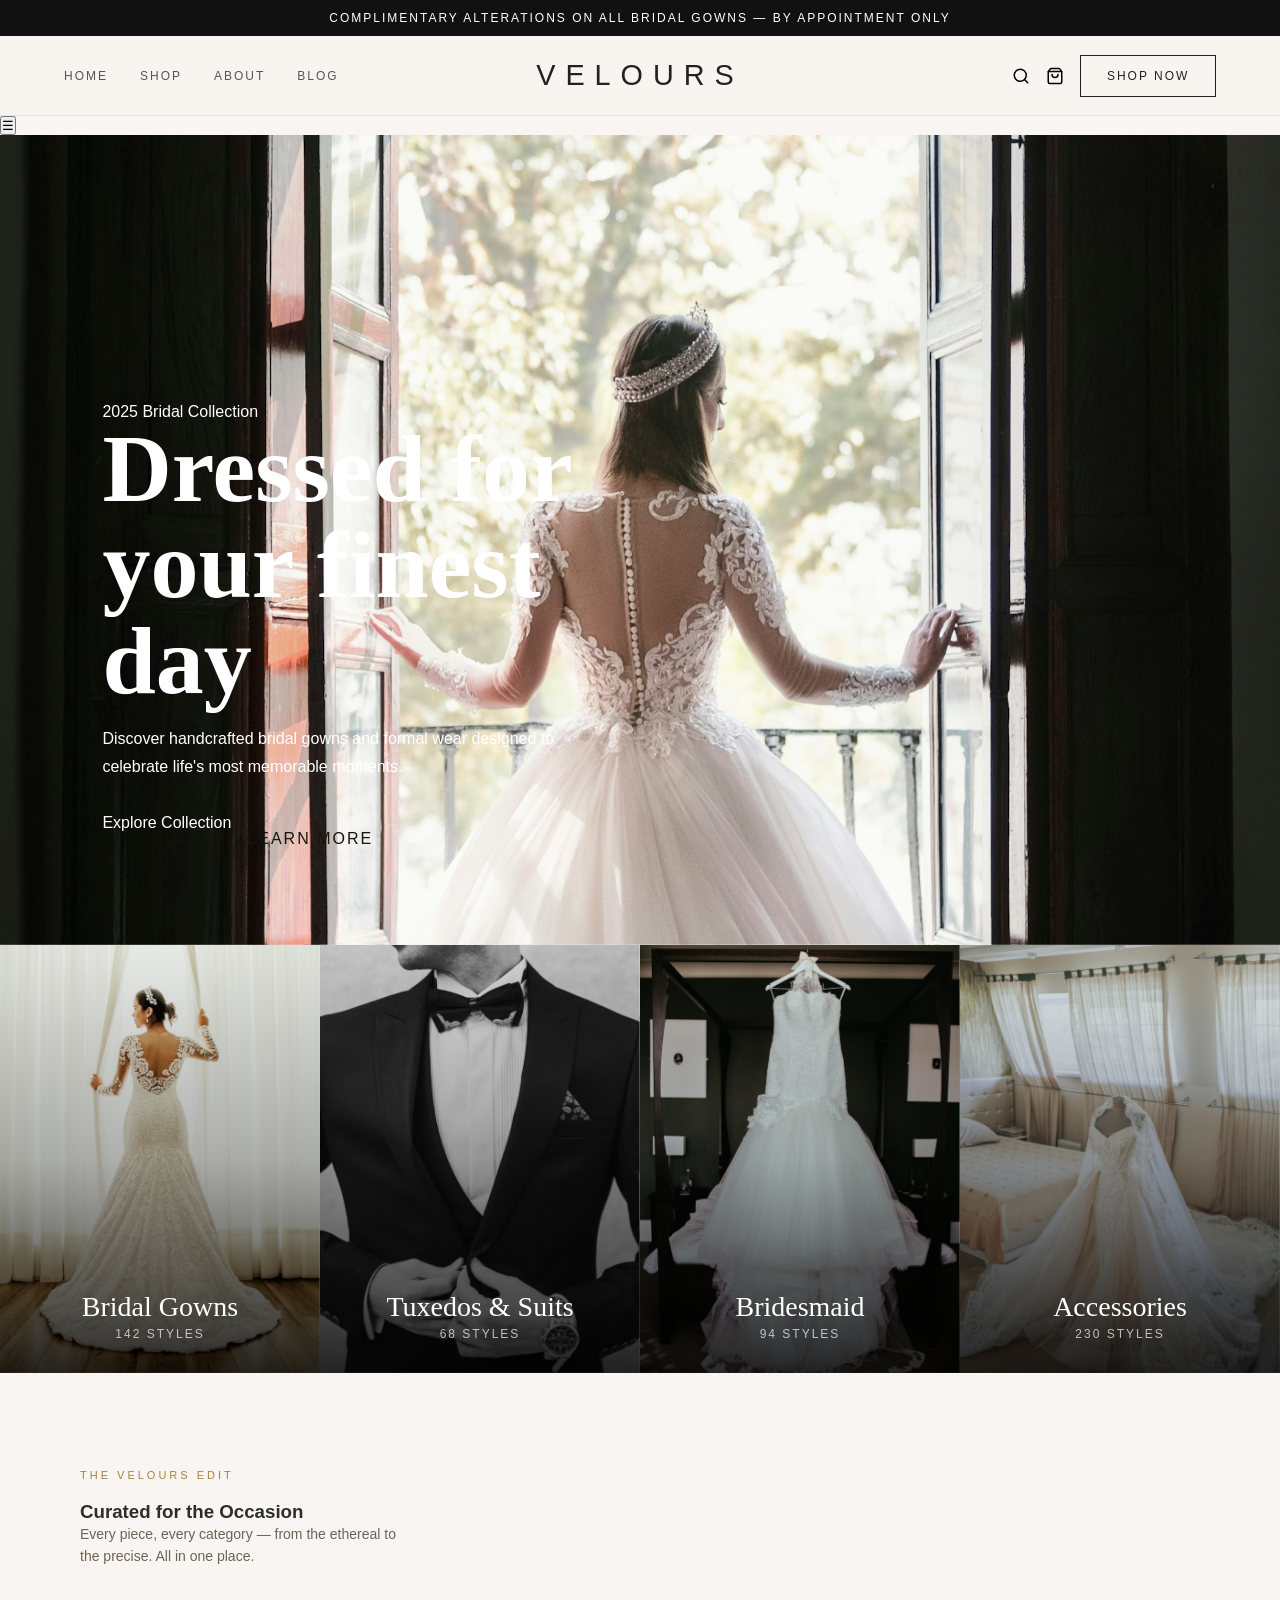
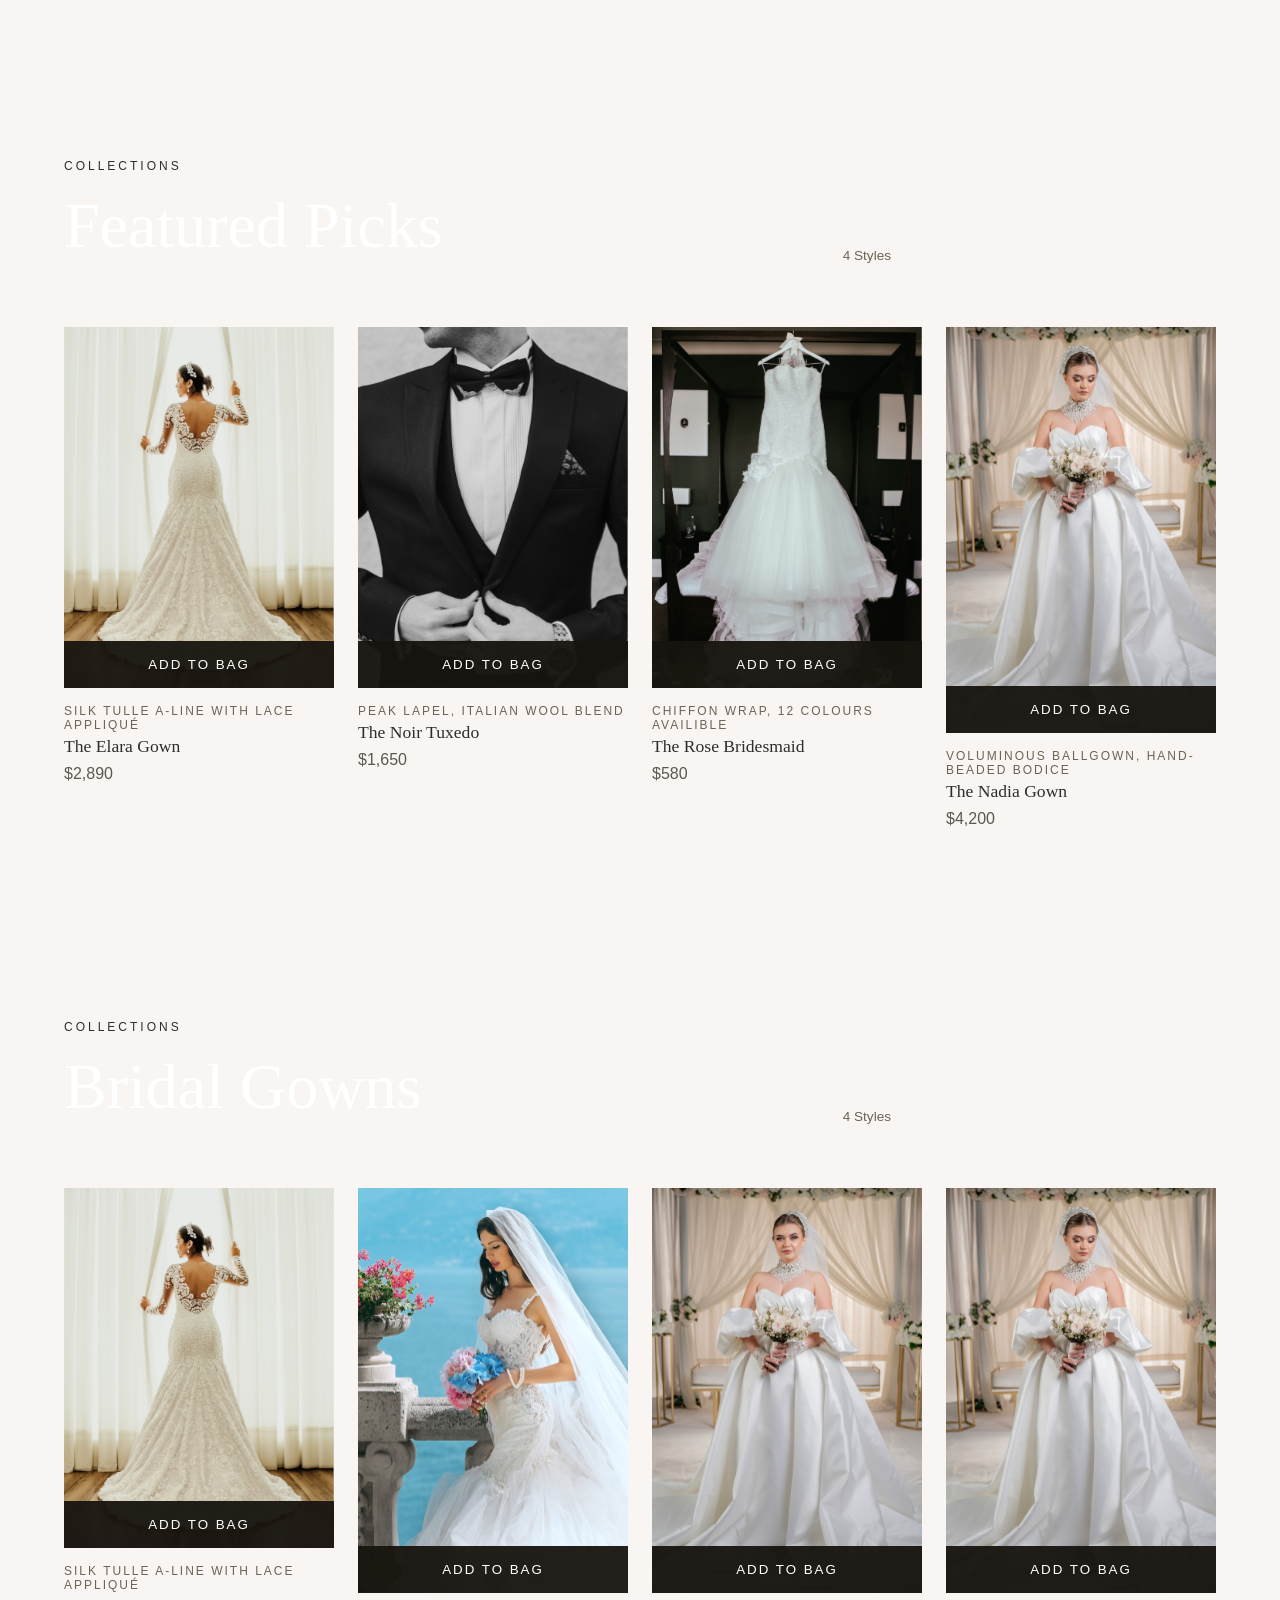
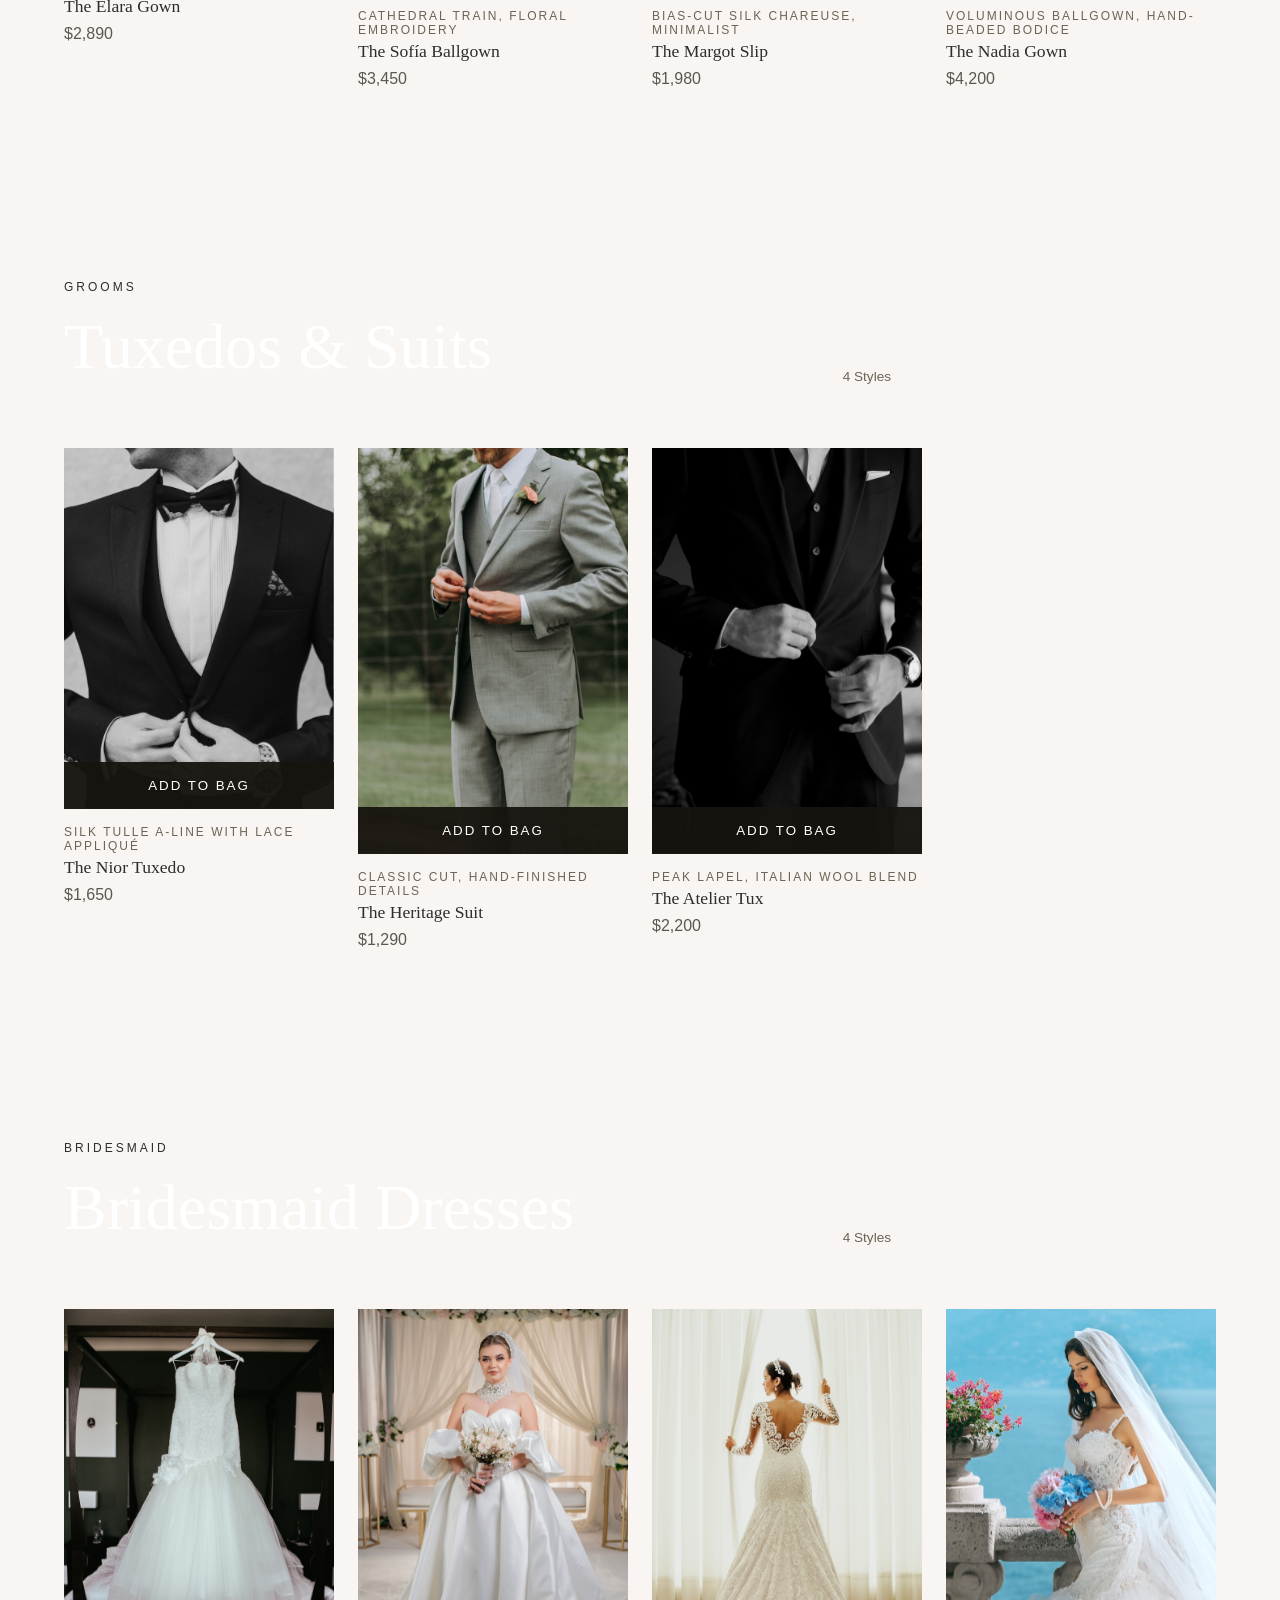
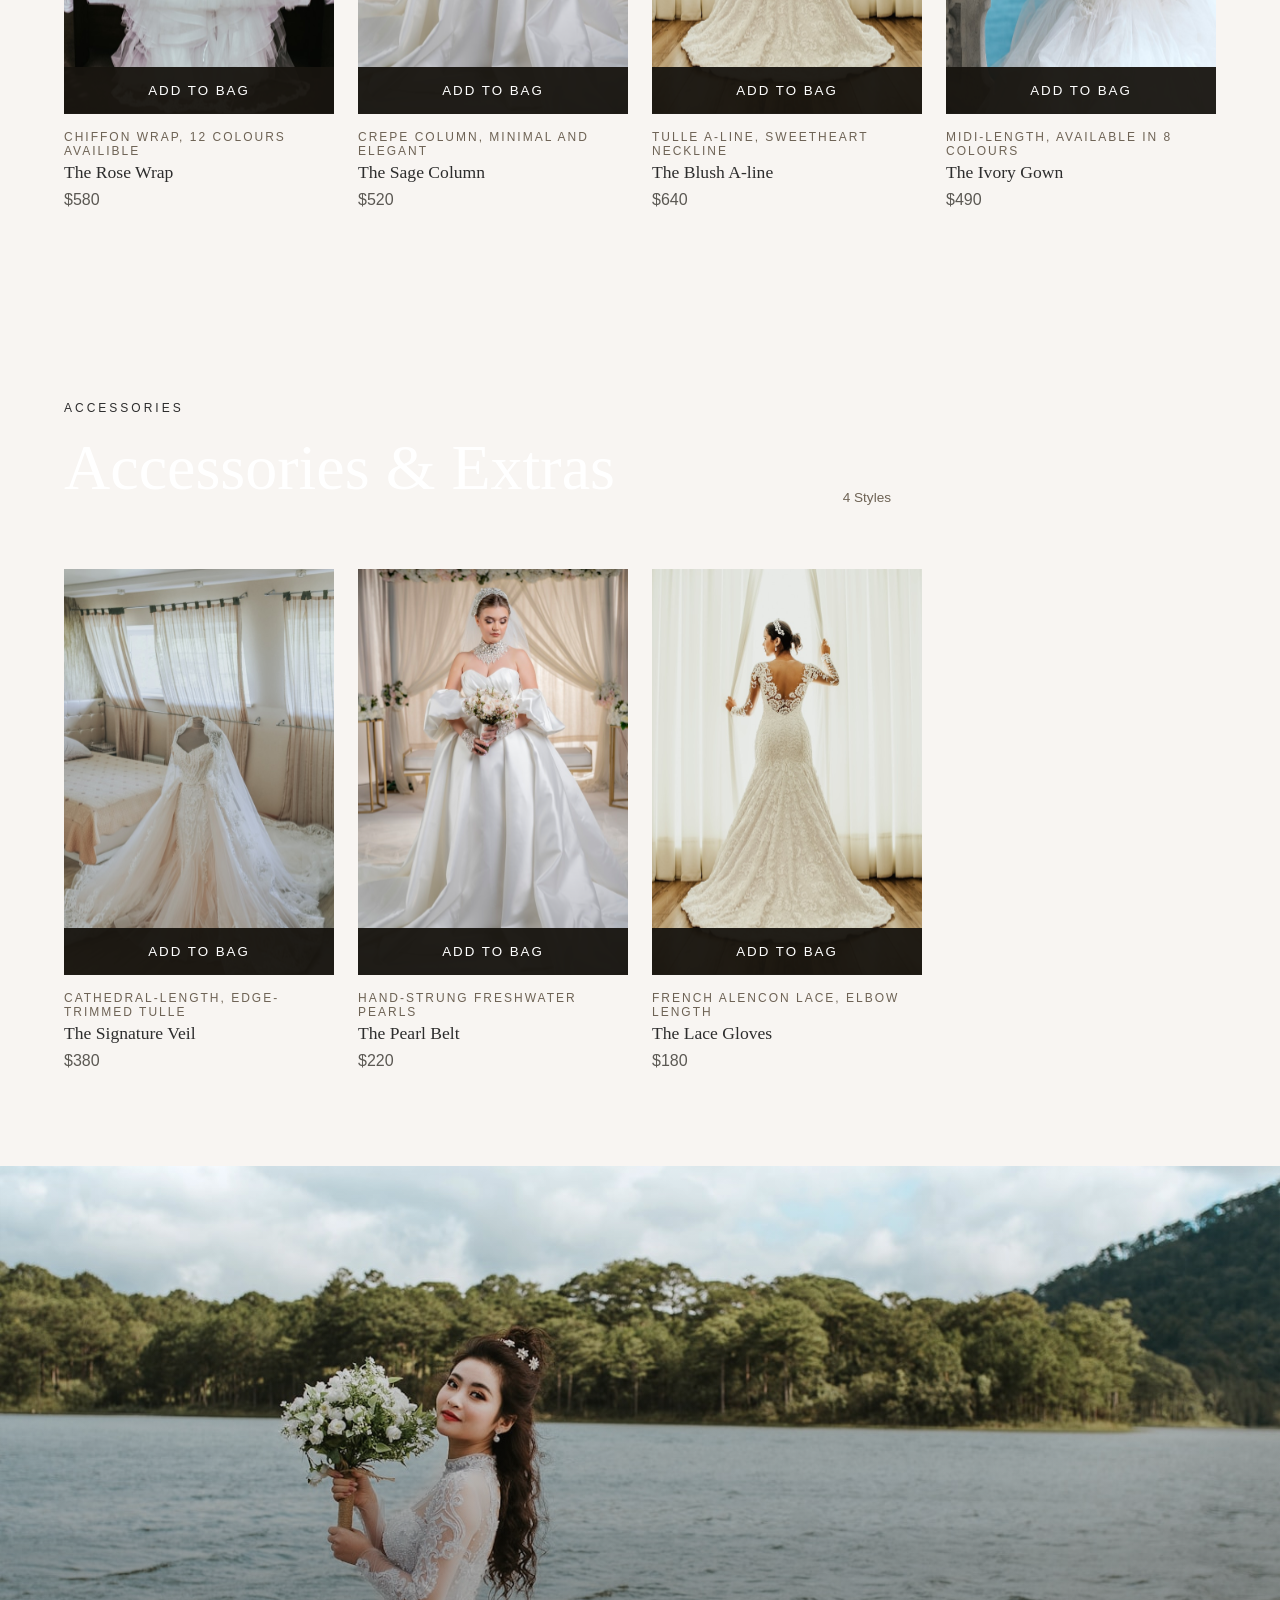
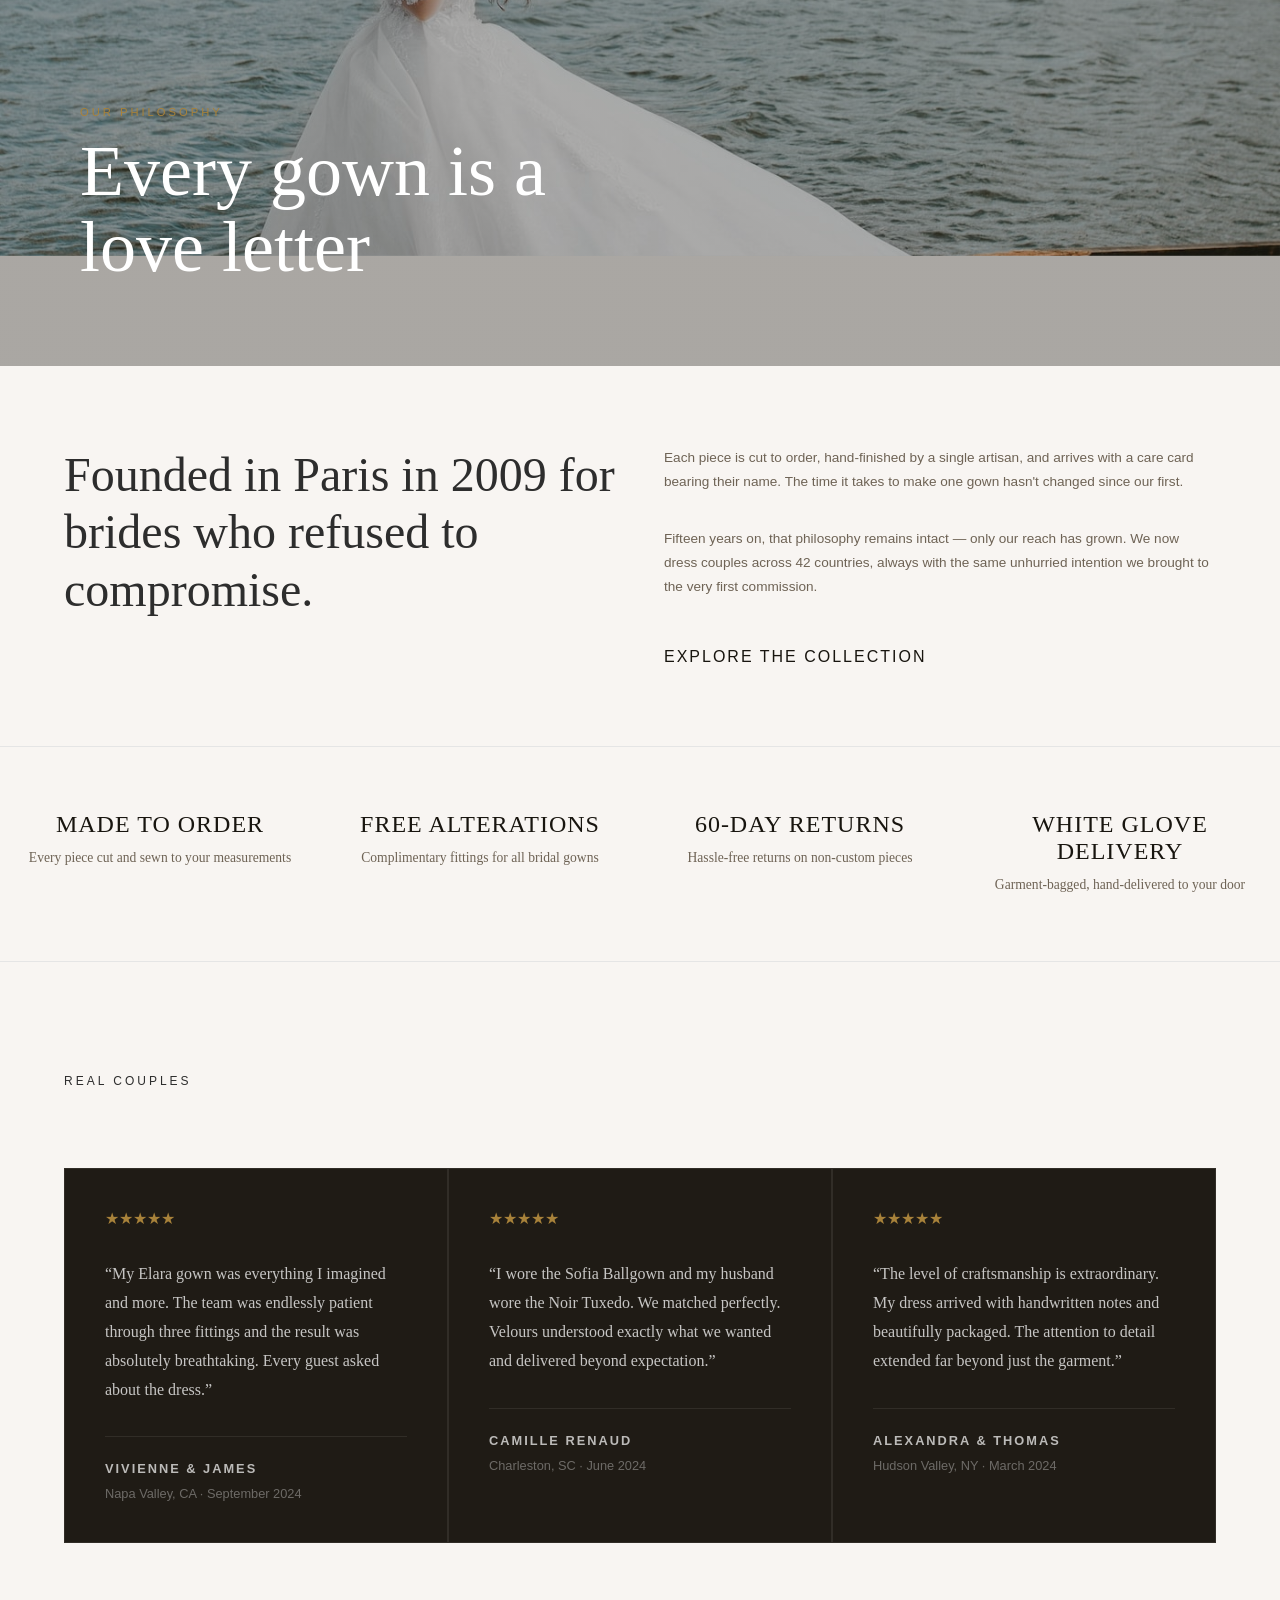
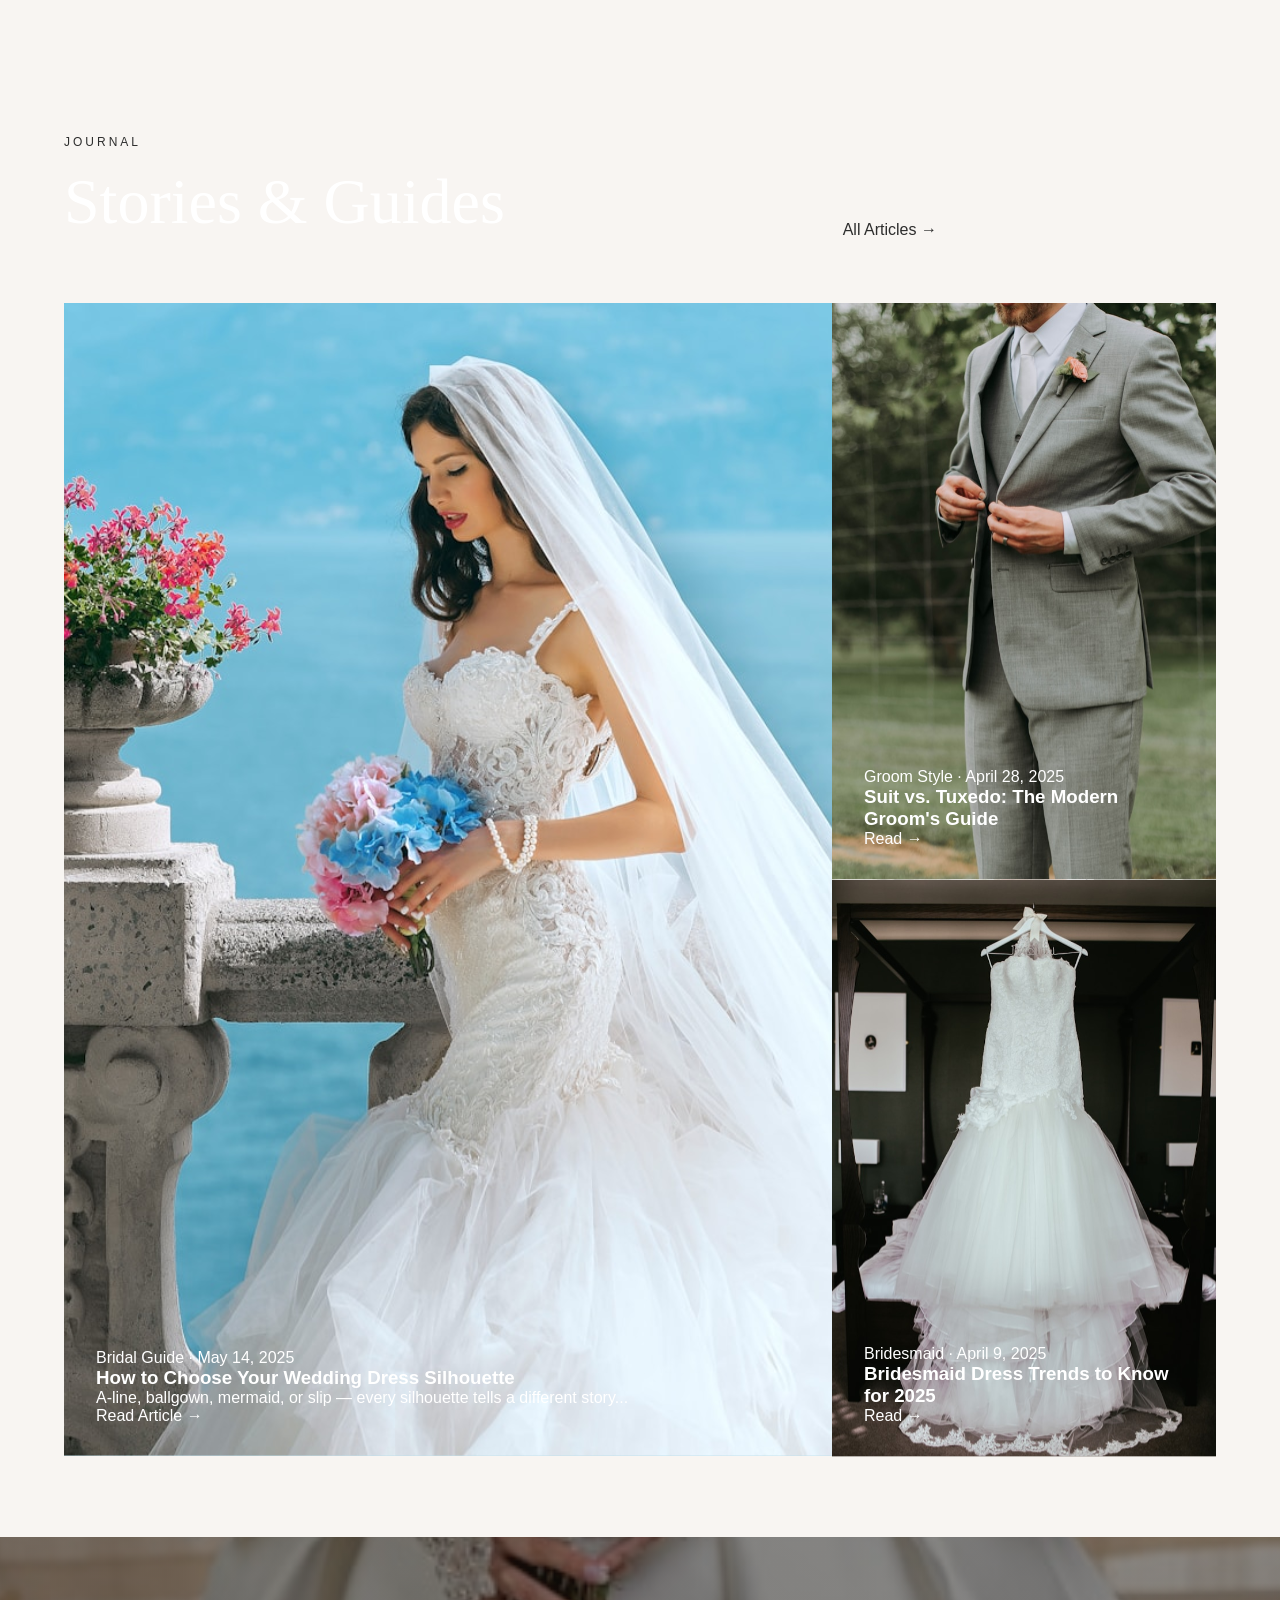
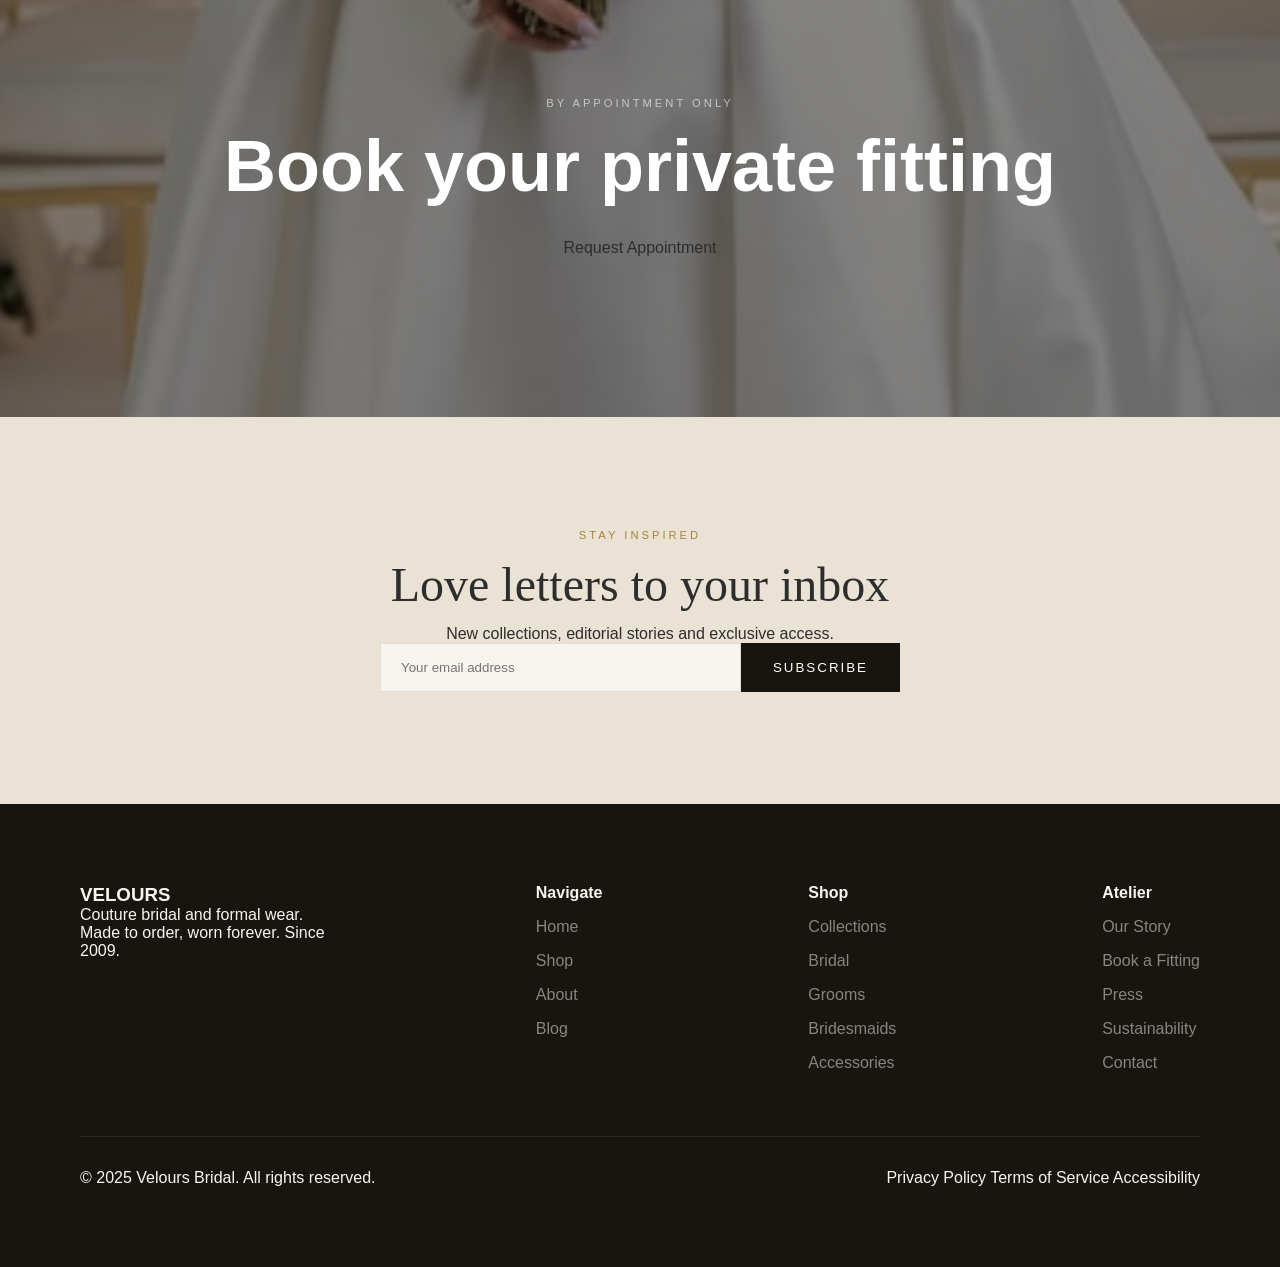
<file: index.html>
<!DOCTYPE html>
<html lang="en">
<head>
    <meta charset="UTF-8">
    <meta name="viewport" content="width=device-width, initial-scale=1.0">
    <title>VELOURS | Luxury Bridal & Formal Wear</title>

    <link rel="stylesheet" href="./css/variables.css">
    <link rel="stylesheet" href="./css/style.css">

    <link rel="preconnect" href="https://fonts.googleapis.com">
    <link rel="preconnect" href="https://fonts.gstatic.com" crossorigin>

    <link href="https://fonts.googleapis.com/css2?family=Cormorant+Garamond:wght@300;400;500;600&family=Inter:wght@300;400;500;600&display=swap" rel="stylesheet">
</head>
<body>

  

    <header>
            <div class="announcement-bar">
                <p>Complimentary alterations on all bridal gowns — By appointment only</p>
            </div>

            <nav class="navbar">
                <div class="nav-left">
                    <a href="#home">Home</a>
                    <a href="#shop">Shop</a>
                    <a href="#about">About</a>
                    <a href="#blog">Blog</a>
                </div>

                <div class="nav-logo">
                    <a href="#">VELOURS</a>
                </div>

                <div class="nav-right">
                    <button class="icon-btn">
                        <img src="./assets/icons/search.svg" alt="Search">
                    </button>

                    <button class="icon-btn">
                        <img src="./assets/icons/shopping-bag.svg" alt="Cart">
                    </button>

                    <a href="#shop" class="shop-btn">Shop Now</a>
                </div>
            </nav>

            <nav id="mobile-nav">
                <button id="menu-btn">
                      ☰
                </button>
            </nav>
            
    </header>

    <main>

        <section class="hero-section fade-in">                    
            <img
                class="hero-image"
                src="./assets/images/hero-image-2025.svg"
                alt="Bride wearing a luxury wedding gown"
            >

            <div class="hero-overlay"></div>

            <div class="hero-content">

                <p class="hero-subtitle">
                    2025 Bridal Collection
                </p>

                <h1 class="hero-title">
                    Dressed for your finest day
                </h1>

                <p class="hero-description">
                    Discover handcrafted bridal gowns and formal wear designed
                    to celebrate life's most memorable moments.
                </p>

                <div class="hero-actions">
                    <a href="#" class="btn-primary">
                        Explore Collection
                    </a>

                    <a href="#" class="btn-secondary">
                        Learn More
                    </a>
                </div>

            </div>
        </section>

        <section class="collections fade-in">
            <div class="collection-grid">
                <article class="collection-card">
                    <img src="./assets/images/bridalgowns.svg" alt="Bridal Gown">
                    <div class="card-content">
                        <h2>
                            Bridal Gowns
                        </h2>
                        <p>
                            142 Styles
                        </p>
                    </div>

                </article>
                <article class="collection-card">
                    <img src="./assets/images/tux&suits.svg" alt="Tuxedos & Suits">
                    <div class="card-content">
                        <h2>
                            Tuxedos & Suits
                        </h2>
                        <p>
                            68 Styles
                        </p>
                    </div>

                </article>
                <article class="collection-card">
                    <img src="./assets/images/bridesmaid.svg" alt="Bridesmaid Dresses">
                    <div class="card-content">
                        <h2>
                            Bridesmaid
                        </h2>
                        <p>
                            94 Styles
                        </p>
                    </div>

                </article>
                <article class="collection-card">
                    <img src="./assets/images/accessories.svg" alt="Accessories">
                    <div class="card-content">
                        <h2>
                            Accessories
                        </h2>
                        <p>
                            230 Styles
                        </p>
                    </div>

                </article>
            </div>

        </section>

        <!-- SHOP-ALL SECTION -->
        <section class="shop-intro fade-in">
                <div class="shop-intro__container">
                    <p class="shop-intro__eyebrow">
                        The Velours Edit
                    </p>
                    <h3 class="shop-intro__content">
                        Curated for the Occasion
                    </h3>
                    <p class="shop-intro__description">
                        Every piece, every category — from the ethereal to the precise. All in
                        one place.
                    </p>
                    </div>
                </div>
        </section>

        <!-- FEATURED PICKS  -->
         <section class="products fade-in">

            <div class="section-header">
                <div>
                    <span class="eyebrow">Collections</span>
                    <h2>Featured Picks</h2>
                </div>

                <p>4 Styles</p>
            </div>

            <div class="product-grid">

                <article class="product-card">

                    <div class="product-image">

                        <!-- <span class="badge">New</span> -->

                        <!-- <button class="wishlist-btn">
                            ♡
                        </button> -->

                        <img src="./assets/images/bridalgowns.svg"
                            alt="The Elara Gown">

                        <button class="add-btn">
                            Add To Bag
                        </button>

                    </div>

                    <div class="product-info">

                        <span class="product-category">
                            Silk tulle A-line with lace appliqué
                        </span>

                        <h3>The Elara Gown</h3>

                        <p class="price">$2,890</p>

                    </div>

                </article>

                <article class="product-card">

                    <div class="product-image">

                        <!-- <span class="badge">New</span> -->

                        <!-- <button class="wishlist-btn">
                            ♡
                        </button> -->

                        <img src="./assets/images/tux&suits.svg"
                            alt="The Elara Gown">

                        <button class="add-btn">
                            Add To Bag
                        </button>

                    </div>

                    <div class="product-info">

                        <span class="product-category">
                            PEAK LAPEL, ITALIAN WOOL BLEND
                        </span>

                        <h3>The Noir Tuxedo</h3>

                        <p class="price">$1,650</p>

                    </div>

                </article>

                <article class="product-card">

                    <div class="product-image">

                        <!-- <span class="badge">New</span> -->

                        <!-- <button class="wishlist-btn">
                            ♡
                        </button> -->

                        <img src="./assets/images/bridesmaid.svg"
                            alt="The Elara Gown">

                        <button class="add-btn">
                            Add To Bag
                        </button>

                    </div>

                    <div class="product-info">

                        <span class="product-category">
                            CHIFFON WRAP, 12 COLOURS AVAILIBLE
                        </span>

                        <h3>The Rose Bridesmaid</h3>

                        <p class="price">$580</p>

                    </div>

                </article>

                <article class="product-card">

                    <div class="product-image">

                        <!-- <span class="badge">New</span> -->

                        <!-- <button class="wishlist-btn">
                            ♡
                        </button> -->

                        <img src="./assets/images/nadiagown.svg"
                            alt="The Nadia Gown">

                        <button class="add-btn">
                            Add To Bag
                        </button>

                    </div>

                    <div class="product-info">

                        <span class="product-category">
                            VOLUMINOUS BALLGOWN, HAND-BEADED BODICE
                        </span>

                        <h3>The Nadia Gown</h3>

                        <p class="price">$4,200</p>

                    </div>

                </article>
                

            </div>

        </section>

           <!-- BRIDAL GOWNS  -->
         <section class="products fade-in">

            <div class="section-header">
                <div>
                    <span class="eyebrow">Collections</span>
                    <h2>Bridal Gowns</h2>
                </div>

                <p>4 Styles</p>
            </div>

            <div class="product-grid">

                <article class="product-card">

                    <div class="product-image">

                        <!-- <span class="badge">New</span> -->

                        <!-- <button class="wishlist-btn">
                            ♡
                        </button> -->

                        <img src="./assets/images/bridalgowns.svg"
                            alt="The Elara Gown">

                        <button class="add-btn">
                            Add To Bag
                        </button>

                    </div>

                    <div class="product-info">

                        <span class="product-category">
                            Silk tulle A-line with lace appliqué
                        </span>

                        <h3>The Elara Gown</h3>

                        <p class="price">$2,890</p>

                    </div>

                </article>

                <article class="product-card">

                    <div class="product-image">

                        <!-- <span class="badge">New</span> -->

                        <!-- <button class="wishlist-btn">
                            ♡
                        </button> -->

                        <img src="./assets/images/sofiaballgown.svg"
                            alt="The Sofía Ballgown">

                        <button class="add-btn">
                            Add To Bag
                        </button>

                    </div>

                    <div class="product-info">

                        <span class="product-category">
                            CATHEDRAL TRAIN, FLORAL EMBROIDERY
                        </span>

                        <h3>The Sofía Ballgown</h3>

                        <p class="price">$3,450</p>

                    </div>

                </article>
                
                <article class="product-card">

                    <div class="product-image">

                        <!-- <span class="badge">New</span> -->

                        <!-- <button class="wishlist-btn">
                            ♡
                        </button> -->

                        <img src="./assets/images/margotslip.svg"
                            alt="The Margot Slip">

                        <button class="add-btn">
                            Add To Bag
                        </button>

                    </div>

                    <div class="product-info">

                        <span class="product-category">
                            BIAS-CUT SILK CHAREUSE, MINIMALIST
                        </span>

                        <h3>The Margot Slip</h3>

                        <p class="price">$1,980</p>

                    </div>

                </article>

                <article class="product-card">

                    <div class="product-image">

                        <!-- <span class="badge">New</span> -->

                        <!-- <button class="wishlist-btn">
                            ♡
                        </button> -->

                        <img src="./assets/images/nadiagown.svg"
                            alt="The Nadia Gown">

                        <button class="add-btn">
                            Add To Bag
                        </button>

                    </div>

                    <div class="product-info">

                        <span class="product-category">
                            VOLUMINOUS BALLGOWN, HAND-BEADED BODICE
                        </span>

                        <h3>The Nadia Gown</h3>

                        <p class="price">$4,200</p>

                    </div>

                </article>              

            </div>

        </section>


         <!-- TUXEDOS & SUITS -->
         <section class="products fade-in">

            <div class="section-header">
                <div>
                    <span class="eyebrow">Grooms</span>
                    <h2>Tuxedos & Suits</h2>
                </div>

                <p>4 Styles</p>
            </div>

            <div class="product-grid">

                <article class="product-card">

                    <div class="product-image">

                        <!-- <span class="badge">New</span> -->

                        <!-- <button class="wishlist-btn">
                            ♡
                        </button> -->

                        <img src="./assets/images/tux&suits.svg"
                            alt="The Nior Tuxedo">

                        <button class="add-btn">
                            Add To Bag
                        </button>

                    </div>

                    <div class="product-info">

                        <span class="product-category">
                            Silk tulle A-line with lace appliqué
                        </span>

                        <h3>The Nior Tuxedo</h3>

                        <p class="price">$1,650</p>

                    </div>

                </article>

                <article class="product-card">

                    <div class="product-image">

                        <!-- <span class="badge">New</span> -->

                        <!-- <button class="wishlist-btn">
                            ♡
                        </button> -->

                        <img src="./assets/images/heritagesuit.svg"
                            alt="The Heritage Suit">

                        <button class="add-btn">
                            Add To Bag
                        </button>

                    </div>

                    <div class="product-info">

                        <span class="product-category">
                            CLASSIC CUT, HAND-FINISHED DETAILS
                        </span>

                        <h3>The Heritage Suit</h3>

                        <p class="price">$1,290</p>

                    </div>

                </article>

                <article class="product-card">

                    <div class="product-image">

                        <!-- <span class="badge">New</span> -->

                        <!-- <button class="wishlist-btn">
                            ♡
                        </button> -->

                        <img src="./assets/images/ateliertux.svg"
                            alt="The Atelier Tux">

                        <button class="add-btn">
                            Add To Bag
                        </button>

                    </div>

                    <div class="product-info">

                        <span class="product-category">
                            PEAK LAPEL, ITALIAN WOOL BLEND
                        </span>

                        <h3>The Atelier Tux</h3>

                        <p class="price">$2,200</p>

                    </div>

                </article>

            </div>

        </section>

        <!-- BRIDESMAID DRESSES -->
         <section class="products fade-in">

            <div class="section-header">
                <div>
                    <span class="eyebrow">Bridesmaid</span>
                    <h2>Bridesmaid Dresses</h2>
                </div>

                <p>4 Styles</p>
            </div>

            <div class="product-grid">

                <article class="product-card">

                    <div class="product-image">

                        <!-- <span class="badge">New</span> -->

                        <!-- <button class="wishlist-btn">
                            ♡
                        </button> -->

                        <img src="./assets/images/roséwrap.svg"
                            alt="The Rose Wrap">

                        <button class="add-btn">
                            Add To Bag
                        </button>

                    </div>

                    <div class="product-info">

                        <span class="product-category">
                            CHIFFON WRAP, 12 COLOURS AVAILIBLE
                        </span>

                        <h3>The Rose Wrap</h3>

                        <p class="price">$580</p>

                    </div>

                </article>

                <article class="product-card">

                    <div class="product-image">

                        <!-- <span class="badge">New</span> -->

                        <!-- <button class="wishlist-btn">
                            ♡
                        </button> -->

                        <img src="./assets/images/sagecolumn.svg"
                            alt="The Sage Column">

                        <button class="add-btn">
                            Add To Bag
                        </button>

                    </div>

                    <div class="product-info">

                        <span class="product-category">
                            CREPE COLUMN, MINIMAL AND ELEGANT
                        </span>

                        <h3>The Sage Column</h3>

                        <p class="price">$520</p>

                    </div>

                </article>

                <article class="product-card">

                    <div class="product-image">

                        <!-- <span class="badge">New</span> -->

                        <!-- <button class="wishlist-btn">
                            ♡
                        </button> -->

                        <img src="./assets/images/blushaline.svg"
                            alt="The Blush A-line">

                        <button class="add-btn">
                            Add To Bag
                        </button>

                    </div>

                    <div class="product-info">

                        <span class="product-category">
                            TULLE A-LINE, SWEETHEART NECKLINE
                        </span>

                        <h3>The Blush A-line</h3>

                        <p class="price">$640</p>

                    </div>

                </article>

                <article class="product-card">

                    <div class="product-image">

                        <!-- <span class="badge">New</span> -->

                        <!-- <button class="wishlist-btn">
                            ♡
                        </button> -->

                        <img src="./assets/images/ivorymidi.svg"
                            alt="The Ivory Gown">

                        <button class="add-btn">
                            Add To Bag
                        </button>

                    </div>

                    <div class="product-info">

                        <span class="product-category">
                            MIDI-LENGTH, AVAILABLE IN 8 COLOURS
                        </span>

                        <h3>The Ivory Gown</h3>

                        <p class="price">$490</p>

                    </div>

                </article>

            </div>

        </section>

        <!-- ACCESSORIES -->
         <section class="products fade-in">

            <div class="section-header">
                <div>
                    <span class="eyebrow">ACCESSORIES</span>
                    <h2>Accessories & Extras</h2>
                </div>

                <p>4 Styles</p>
            </div>

            <div class="product-grid">

                <article class="product-card">

                    <div class="product-image">

                        <!-- <span class="badge">New</span> -->

                        <!-- <button class="wishlist-btn">
                            ♡
                        </button> -->

                        <img src="./assets/images/signatureveil.svg"
                            alt="The Signature Veil">

                        <button class="add-btn">
                            Add To Bag
                        </button>

                    </div>

                    <div class="product-info">

                        <span class="product-category">
                            CATHEDRAL-LENGTH, EDGE-TRIMMED TULLE
                        </span>

                        <h3>The Signature Veil</h3>

                        <p class="price">$380</p>

                    </div>

                </article>

                <article class="product-card">

                    <div class="product-image">

                        <!-- <span class="badge">New</span> -->

                        <!-- <button class="wishlist-btn">
                            ♡
                        </button> -->

                        <img src="./assets/images/nadiagown.svg"
                            alt="The Nadia Gown">

                        <button class="add-btn">
                            Add To Bag
                        </button>

                    </div>

                    <div class="product-info">

                        <span class="product-category">
                            HAND-STRUNG FRESHWATER PEARLS
                        </span>

                        <h3>The Pearl Belt</h3>

                        <p class="price">$220</p>

                    </div>

                </article>

                <article class="product-card">

                    <div class="product-image">

                        <!-- <span class="badge">New</span> -->

                        <!-- <button class="wishlist-btn">
                            ♡
                        </button> -->

                        <img src="./assets/images/lacegloves.svg"
                            alt="The Lace Gloves">

                        <button class="add-btn">
                            Add To Bag
                        </button>

                    </div>

                    <div class="product-info">

                        <span class="product-category">
                            FRENCH ALENCON LACE, ELBOW LENGTH
                        </span>

                        <h3>The Lace Gloves</h3>

                        <p class="price">$180</p>

                    </div>

                </article>

            </div>

        </section>

        <section class="brand-story fade-in">

            <img
                class="brand-story-image"
                src="./assets/images/brideondock.svg"
                alt="Bride holding bouquet by the lake"
            >

            <div class="brand-story-overlay"></div>

            <div class="brand-story-content">
                <span class="eyebrow">
                    Our Philosophy
                </span>

                <h2 class="brand-story-title">
                    Every gown is a love letter
                </h2>
            </div>

        </section>

        <section class="brand-letter fade-in">

            <div class="brand-letter-intro">
                <p>
                    Founded in Paris in 2009 for brides who refused to compromise.
                </p>
            </div>

            <div class="brand-letter-content">
                <p>
                    Each piece is cut to order, hand-finished by a single artisan, and
                    arrives with a care card bearing their name. The time it takes to
                    make one gown hasn't changed since our first.
                </p>
                <p>
                    Fifteen years on, that philosophy remains intact — only our reach
                    has grown. We now dress couples across 42 countries, always with the
                    same unhurried intention we brought to the very first commission.
                </p>
                
                <a class="btn-secondary" href="#">
                    Explore the Collection
                </a>

            </div>

        </section>

        <section class="benefits fade-in">

            <div class="benefit">
                <h3>Made to Order</h3>
                <p>Every piece cut and sewn to your measurements</p>
            </div>

            <div class="benefit">
                <h3>Free Alterations</h3>
                <p>Complimentary fittings for all bridal gowns</p>
            </div>

            <div class="benefit">
                <h3>60-Day Returns</h3>
                <p>Hassle-free returns on non-custom pieces</p>
            </div>

            <div class="benefit">
                <h3>White Glove Delivery</h3>
                <p>Garment-bagged, hand-delivered to your door</p>
            </div>

        </section>

        <!-- TESTIMONIALS -->
        <section class="testimonials fade-in">

            <div class="section-header">
                <span class="eyebrow">Real Couples</span>
                <!-- <h2>Their Words</h2> -->
            </div>

            <div class="testimonial-grid">

                <article class="testimonial-card">

                    <div class="stars">
                        ★★★★★
                    </div>

                    <p class="quote">
                        “My Elara gown was everything I imagined and more. The team was
                        endlessly patient through three fittings and the result was
                        absolutely breathtaking. Every guest asked about the dress.”
                    </p>

                    <div class="testimonial-footer">
                        <h4>Vivienne & James</h4>
                        <span>Napa Valley, CA · September 2024</span>
                    </div>

                </article>

                <article class="testimonial-card">

                    <div class="stars">
                        ★★★★★
                    </div>

                    <p class="quote">
                        “I wore the Sofia Ballgown and my husband wore the Noir Tuxedo.
                        We matched perfectly. Velours understood exactly what we wanted
                        and delivered beyond expectation.”
                    </p>

                    <div class="testimonial-footer">
                        <h4>Camille Renaud</h4>
                        <span>Charleston, SC · June 2024</span>
                    </div>

                </article>

                <article class="testimonial-card">

                    <div class="stars">
                        ★★★★★
                    </div>

                    <p class="quote">
                        “The level of craftsmanship is extraordinary. My dress arrived
                        with handwritten notes and beautifully packaged. The attention
                        to detail extended far beyond just the garment.”
                    </p>

                    <div class="testimonial-footer">
                        <h4>Alexandra & Thomas</h4>
                        <span>Hudson Valley, NY · March 2024</span>
                    </div>

                </article>

            </div>

        </section>

        <!-- JOURNAL -->
        <section class="journal fade-in">

            <div class="section-header">
                <div>
                    <span class="eyebrow">Journal</span>
                    <h2>Stories & Guides</h2>
                </div>

                <a href="#" class="section-link">
                    All Articles →
                </a>
            </div>

            <div class="journal-grid">

                <!-- Featured Article -->

                <article class="journal-card featured">

                    <img src="./assets/images/sofiaballgown.svg" alt="Wedding Dress Guide">

                    <div class="journal-content">

                        <span class="article-meta">
                            Bridal Guide · May 14, 2025
                        </span>

                        <h3>
                            How to Choose Your Wedding Dress Silhouette
                        </h3>

                        <p>
                            A-line, ballgown, mermaid, or slip — every silhouette tells
                            a different story...
                        </p>

                        <a href="#">
                            Read Article →
                        </a>

                    </div>

                </article>

                <!-- Side Articles -->

                <div class="journal-sidebar">

                    <article class="journal-card small">

                        <img src="./assets/images/heritagesuit.svg" alt="Tuxedo Guide">

                        <div class="journal-content">

                            <span class="article-meta">
                                Groom Style · April 28, 2025
                            </span>

                            <h3>
                                Suit vs. Tuxedo: The Modern Groom's Guide
                            </h3>

                            <a href="#">
                                Read →
                            </a>

                        </div>

                    </article>

                    <article class="journal-card small">

                        <img src="./assets/images/roséwrap.svg" alt="Bridesmaid Trends">

                        <div class="journal-content">

                            <span class="article-meta">
                                Bridesmaid · April 9, 2025
                            </span>

                            <h3>
                                Bridesmaid Dress Trends to Know for 2025
                            </h3>

                            <a href="#">
                                Read →
                            </a>

                        </div>

                    </article>

                </div>

            </div>

        </section>

        <!-- APPOINTMENT -->
        <section class="appointment-cta fade-in">

            <div class="cta-overlay">
                <span class="eyebrow">
                    BY APPOINTMENT ONLY
                </span>
                <h2 >
                    Book your private fitting
                </h2>
                <a class="booking-btn" id="appointment-btn">
                    Request Appointment
                </a>
            </div>

        </section>

        <!-- NEWSLETTER -->
        <section class="newsletter fade-in">

            <span class="eyebrow">
                Stay Inspired
            </span>

            <h2>
                Love letters to your inbox
            </h2>

            <p>
                New collections, editorial stories and exclusive access.
            </p>

            <form class="newsletter-form">

                <input
                    type="email" id="newsletter-email"
                    placeholder="Your email address"
                >

                <button type="submit">
                    Subscribe
                </button>

            </form>

            <div class="newsletter-message hidden">
                Thank you for subscribing!
            </div>

        </section>
    </main>

    <footer class="footer">

        <div class="footer-top">

            <div class="footer-brand">
                <h3>VELOURS</h3>

                <p>
                    Couture bridal and formal wear.
                    Made to order, worn forever.
                    Since 2009.
                </p>
            </div>

            <div class="footer-column">
                <h4>Navigate</h4>

                <a href="#">Home</a>
                <a href="#">Shop</a>
                <a href="#">About</a>
                <a href="#">Blog</a>
            </div>

            <div class="footer-column">
                <h4>Shop</h4>

                <a href="#">Collections</a>
                <a href="#">Bridal</a>
                <a href="#">Grooms</a>
                <a href="#">Bridesmaids</a>
                <a href="#">Accessories</a>
            </div>

            <div class="footer-column">
                <h4>Atelier</h4>

                <a href="#">Our Story</a>
                <a href="#">Book a Fitting</a>
                <a href="#">Press</a>
                <a href="#">Sustainability</a>
                <a href="#">Contact</a>
            </div>

        </div>

        <div class="footer-bottom">

            <p>© 2025 Velours Bridal. All rights reserved.</p>

            <div class="footer-legal">
                <a href="#">Privacy Policy</a>
                <a href="#">Terms of Service</a>
                <a href="#">Accessibility</a>
            </div>

        </div>

    </footer>

    <script src="./scripts/main.js"></script>
</body>
</html>
</file>
<file: css/variables.css>
:root {

    /* Colors */
    --clr-primary: #111111;
    --clr-secondary: #f8f5f2;
    --clr-accent: #c4a77d;
    --clr-text: #2d2d2d;
    --clr-white: #ffffff;

    /* Typography */
    --ff-heading: "Cormorant Garamond", serif;
    --ff-body: "Inter", sans-serif;

    /* Font Sizes */
    --fs-sm: 0.875rem;
    --fs-md: 1rem;
    --fs-lg: 1.25rem;
    --fs-xl: 2rem;
    --fs-2xl: 3rem;
    --fs-3xl: 4rem;

    /* Widths */
    --container-width: 1200px;

    /* Transitions */
    --transition: 0.3s ease;
}
</file>
<file: css/style.css>
* {
    margin: 0;
    padding: 0;
    box-sizing: border-box;
}

html {
    scroll-behavior: smooth;
}

body {
    font-family: var(--font-body);
    color: var(--clr-text);
    background: var(--clr-secondary);
}

img {
    max-width: 100%;
    display: block;
}

ul {
    list-style: none;
}

a {
    text-decoration: none;
    color: inherit;
}

.container {
    width: min(1440px, 100%);
    margin-inline: auto;
}

/* ===== RESET ===== */

* {
    margin: 0;
    padding: 0;
    box-sizing: border-box;
}

body {
    font-family: Arial, sans-serif;
}

/* ===== TOP BAR ===== */

.announcement-bar {
    background-color: #111;
    color: #fff;
    text-align: center;
    padding: 0.7rem;
    font-size: 0.75rem;
    letter-spacing: 2px;
    text-transform: uppercase;
}

/* ===== NAVBAR ===== */

.navbar {
    height: 80px;
    display: grid;
    grid-template-columns: 1fr auto 1fr;
    align-items: center;

    padding: 0 5%;
    background-color: #f8f5f0;
    border-bottom: 1px solid #e5e5e5;
}

/* Left */

.nav-left {
    display: flex;
    gap: 2rem;
}

.nav-left a {
    text-decoration: none;
    color: #555;
    text-transform: uppercase;
    font-size: 0.75rem;
    letter-spacing: 2px;
}

.nav-left a:hover {
    color: #000;
}

/* Logo */

.nav-logo {
    text-align: center;
}

.nav-logo a {
    text-decoration: none;
    color: #222;
    font-size: 1.8rem;
    letter-spacing: 10px;
    font-weight: 300;
}

/* Right */

.nav-right {
    display: flex;
    justify-content: flex-end;
    align-items: center;
    gap: 1rem;
}

.icon-btn {
    background: none;
    border: none;
    cursor: pointer;
}

.icon-btn img {
    width: 18px;
    height: 18px;
}

.shop-btn {
    text-decoration: none;
    color: #222;
    border: 1px solid #222;
    padding: 0.8rem 1.6rem;
    font-size: 0.75rem;
    text-transform: uppercase;
    letter-spacing: 2px;
    transition: 0.3s ease;
}

.shop-btn:hover {
    background-color: #222;
    color: white;
}

/* HERO SECTION */
.hero {
  position: relative;
  min-height: 90vh;

}

.hero-image {
  width: 100%;
  height: 90vh;
  object-fit: cover;

}

.nero-overlay {
  position: absolute;
  inset: 0;

  background:
      linear-gradient(
        to right,
        rgba(0,0,0,0.55),
        rgba(0,0,0,0.55),

      );

}

.hero-content {
  position: absolute;
  left: 8%;
  bottom: 12%;
  max-width: 600px;
  color: white;

}

.hero-title {
  font-size: clamp(3rem, 8vw, 6rem);
  line-height: 1;
  margin-bottom: 1rem;
  font-family: "Italiana", serif;

}

.hero-description {
  margin-bottom: 2rem;
  line-height: 1.8;
  max-width: 500px;

}

.hero-actions {
  display: flex;
  gap: 1rem;

}

/* Collections Section */

/* .collections {
    padding: 5rem 5%;

} */

.collection-grid {
    display: grid;
    grid-template-columns: repeat(4, 1fr);
    /* gap: 1.5rem; */

}

.collection-card {
    position: relative;
    overflow: hidden;
    cursor: pointer;

}

.collection-card img {
    width: 100%;
    height: 100%;
    object-fit: cover;
    transition: 0.4s ease;

}

.collection-card:hover img {
    transform: scale(1.05);

}

.collection-card::after {
    content: "";
    position: absolute;
    inset: 0;
    background: linear-gradient(
        to top,
        rgba(0,0,0,0.8),
        rgba(0,0,0,0.25),
        transparent
    );
    z-index: 1;
    
}

.card-content {
    position: absolute;
    bottom: 32px;
    left: 50%;
    transform: translateX(-50%);
    width: 100%;
    text-align: center;
    color: white;
    z-index: 2;

}

.card-content h2 {
    font-family: "Italiana", serif;
    color: white;
    font-size: 1.75rem;
    font-weight: 400;
    margin-bottom: 4px;

}

.card-content p {
    color: rgba(255,255,255,0.7);
    text-transform: uppercase;
    letter-spacing: 2px;
    font-size: 0.75rem;

}

/* SHOP-ALL SECTION */
/* SHOP INTRO */

.shop-intro {
    padding: 96px 80px;
}

.shop-intro__container {
    max-width: 100%;
    margin: 0 auto;
}

.shop-intro__eyebrow {
    color: #a8823a;
    font-size: 11px;
    letter-spacing: 3px;
    text-transform: uppercase;
    margin-bottom: 20px;
}

.shop-intro__content {
    display: flex;
    justify-content: space-between;
    align-items: flex-end;
    gap: 40px;
}

.shop-intro__title {
    font-family: "Italiana", serif;
    font-size: 72px;
    font-weight: 400;
    line-height: 1;
}

.shop-intro__description {
    max-width: 320px;
    color: #6e6355;
    font-size: 14px;
    line-height: 1.6;
}

/* FEATURED PICKS SECTION */

.featured-picks {
    padding: 5rem;

}

.section-header {
    display: flex;
    justify-content: space-between;
    align-items: end;
    margin-bottom: 3rem;

}

.eyebrow {
    display: block;
    color: #a8823a;
    font-size: 0.7rem;
    letter-spacing: 3px;
    text-transform: uppercase;
    margin-bottom: 0.75rem;

}

.section-header h2 {
    font-family: "Italiana", serif;
    font-size: 3rem;
    font-weight: 400;

}

.section-header p {
    color: #6e6355;
    font-size: 0.85rem;

}

.section label {
    color: #a8823a;
    font-size: 0.75rem;
    letter-spacing: 2px;
    text-transform: uppercase;

}

.section-title {
    font-family: "Italiana", serif;
    font-size: 3rem;
    font-weight: 400;

}

.section-count {
    color: #6e6355;

}

.products {
    padding: 6rem 5%;

}

.product-grid {
    display: grid;
    grid-template-columns: repeat(4, 1fr);
    gap: 1.5rem;

}

.product-card {
    display: flex;
    flex-direction: column;

}

.product-image {
    position: relative;
    overflow: hidden;

}

.product-image img {
    width: 100%;
    height: 100%;
    display: block;

}

.badge {
    position: absolute;
    top: 15px;
    left: 15px;
    width: 40px;
    height: 40px;
    border: none;
    background: rgba(255,255,255,0.8);
    cursor: pointer;

}

.add-btn {
    position: absolute;
    bottom: 0;
    left: 0;
    width: 100%;
    padding: 1rem;
    border: none;
    background: rgba(24,21,15,0.95);
    color: white;
    text-transform: uppercase;
    letter-spacing: 2px;
    cursor: pointer;

}

.product-info {
    padding-top: 1rem;

}

.product-category {
    display: block;
    color: #6e6355;
    font-size: 0.75rem;
    text-transform: uppercase;
    letter-spacing: 2px;
    margin-bottom: 0.25rem;

}

.product-info h3 {
    font-family: "Italiana", serif;
    font-size: 1.1rem;
    font-weight: 400;
    margin-bottom: 0.5rem;

}

.price {
    color: rgba(24, 21, 15, 0.7);

}

/* BRAND CONTENT SECTION */

.brand-story {
    position: relative;
    min-height: 800px;
    overflow: hidden;

}

.brand-story-image {
    width: 100%;
    height: 100%;
    object-fit: cover;
    display: block;

}

.brand-story-overlay {
    position: absolute;
    inset: 0;

    background: linear-gradient(
        to top,
        rgba(24,21,15,0.35),
        rgba(24,21,15,0.35),
        transparent

    )

}

.brand-story-content {
    position: absolute;
    left: 80px;
    bottom: 80px;
    max-width: 600px;
    z-index: 2;

}

.brand-story .eyebrow {
    display: block;
    color: #a8823a;
    font-size: 0.7rem;
    letter-spacing: 3px;
    text-transform: uppercase;
    margin-bottom: 1rem;

}

.brand-story-title {
    font-family: "Italiana", serif;
    font-size: 4.5rem;
    font-weight: 400;
    line-height: 1.05;

}

.brand-story h2 {
    color: white;
}

/* Letter */
.brand-letter {
    max-width: 100%;
    margin: 0 auto;
    padding: 5rem 5%;
    display: grid;
    grid-template-columns: 1fr 1fr;
    gap: 3rem;

}

.brand-letter-intro p {
    font-family: "Italiana", serif;
    font-size: 3rem;
    line-height: 1.2;

}

.brand-letter-content {
    display: flex;
    flex-direction: column;
    gap: 2rem;

}

.brand-letter-content p {
    color: #6e6355;
    font-size: 0.85rem;
    line-height: 1.8;

}

.btn-secondary {
    display: inline-block;
    margin-top: 1rem;
    color: #18150f;
    text-transform: uppercase;
    letter-spacing: 2px;
    text-decoration: none;

}

/* Benefits Section */

.benefits {
    max-width: 100%;
    margin: 0 auto;
    padding: 4rem 0;
    display: grid;
    grid-template-columns: repeat(4, 1fr);
    border-top: 1px solid #e5e5e5;
    border-bottom: 1px solid #e5e5e5;
    
}

.benefit {
    text-align: center;
    padding: 0 1.5rem;

}

.benefit h3 {
    font-family: "Italiana", serif;
    font-size: 1.5rem;
    font-weight: 400;
    letter-spacing: 1px;
    text-transform: uppercase;
    margin-bottom: 0.5rem;
    color: #18150f;

}

.benefit p {
    font-family: "Italiana", serif;
    font-size: 0.85rem;
    font-weight: 400;
    line-height: 1.8;
    color: #6e6355;

}

/* TESTIMONIALS */

.testimonials {
    max-width: 100%;
    background: var(--clr-black);
    padding: 7rem 5%;

}

.section-header {
    margin-bottom: 4rem;
    
}

.section-header .eyebrow {
    display: block;
    color: var(--clr-gold);
    font-size: 0.75rem;
    letter-spacing: 3px;
    text-transform: uppercase;
    margin-bottom: 1rem;

}

.section-header h2 {
    color: var(--clr-white);
    font-family: "Italiana", serif;
    font-size: 4rem;
    font-weight: 400;

}

.testimonial-grid {
    display: grid;
    grid-template-columns: repeat(3, 1fr);

}

.testimonial-card {
    background: #1f1b15;
    padding: 2.5rem;
    border: 1px solid rgba(255,255,255,0.08);

}

.stars {
    color: #a8823a;
    margin-bottom: 2rem;

}

.quote {
    color: rgba(255,255,255,0.75);
    font-family: "Italiana", serif;
    line-height: 1.8;
    margin-bottom: 2rem;

}

.testimonial-footer {
    padding-top: 1.5rem;
    border-top: 1px solid rgba(255,255,255,0.08);

}

.testimonial-footer h4 {
    color: rgba(255,255,255,0.7);
    font-size: 0.8rem;
    letter-spacing: 2px;
    text-transform: uppercase;
    margin-bottom: 0.5rem;

}

.testimonial-footer span {
    color: rgba(255,255,255,0.35);
    font-size: 0.8rem;

}

/* JOURNAL */

.journal {
    max-width: 100%;
    padding: 5rem 5%;

}

.section-header {
    display: grid;
    grid-template-columns: 2fr 1fr;
    gap: 2rem;

}

.journal-grid {
    display: grid;
    grid-template-columns: 2fr 1fr;

}

.journal-sidebar {
    display: grid;
    grid: 1.5rem;

}

.journal-card {
    position: relative;
    overflow: hidden;

}

.journal-card img {
    width: 100%;
    height: 100%;
    object-fit: cover;

}

.journal-content {
    position: absolute;
    bottom: 0;
    left: 0;
    padding: 2rem;
    color: white;
    width: 100%;
    background: linear-gradient(
        to top,
        rgba(0,0,0,0.8)
        transparent
    );
}

/* APPPOINTMENT SECTION */
.appointment-cta {
    max-width: 100%;
    height: 480px;

    background:
        linear-gradient(
            rgba(24, 21, 15, 0.5),
            rgba(24, 21, 15, 0.5)
        ),
        url("../assets/images/private-fitting.svg");

    background-size: cover;
    background-position: center;

    display: flex;
    justify-content: center;
    align-items: center;

    text-align: center;
}

.cta-content {
    max-width: 700px;
}

.appointment-cta .eyebrow {
    color: rgba(255,255,255,.6);
}

.appointment-cta h2 {
    color: white;
    font-size: 4.5rem;
    margin: 1rem 0 2rem;
}

.appointment-cta .btn {
    display: inline-block;

    padding: 1rem 2.5rem;

    background: white;
    color: #18150f;

    text-decoration: none;
    text-transform: uppercase;
}

/* NEWSLETTER SECTION */
.newsletter {
    max-width: 100%;
    background: #eae3d5;
    padding: 7rem 2rem;
    text-align: center;

    display: flex;
    flex-direction: column;
    align-items: center;
}

.newsletter .eyebrow {
    color: #a8823a;
    font-size: 0.7rem;
    letter-spacing: 3px;
    text-transform: uppercase;
    margin-bottom: 1.25rem;
}

.newsletter h2 {
    font-family: "Italiana", serif;
    font-size: 3rem;
    font-weight: 400;
    max-width: 500px;
    line-height: 1;
    margin-bottom: 1rem;
}

.newsletter-description {
    max-width: 500px;
    color: #6e6355;
    line-height: 1.8;
    margin-bottom: 2.5rem;
}

.newsletter-form {
    display: flex;
    width: 100%;
    max-width: 520px;
}

.newsletter-form input {
    flex: 1;
    padding: 1rem 1.25rem;
    border: 1px solid rgba(24,21,15,.1);
    background: #f8f4ee;
    outline: none;
}

.newsletter-form button {
    padding: 1rem 2rem;
    border: none;
    background: #18150f;
    color: white;
    text-transform: uppercase;
    letter-spacing: 2px;
    cursor: pointer;
}

.newsletter-note {
    margin-top: 1.25rem;
    font-size: 0.75rem;
    color: #6e6355;
}

.newsletter-message {
    background: #18150f;
    color: white;
    padding: 1rem 2rem;
    border-radius: 4px;
    position: fixed;
    top: 20px;
    right: 20px;
    z-index: 9999;

}

.hidden {
    display: none;

}

/* FOOTER SECTION */
.footer {
    max-width: 100%;
    background: #18150f;
    color: #f8f4ee;
    padding: 80px;
}

.footer-top {
    display: flex;
    justify-content: space-between;
    gap: 4rem;
}

.footer-brand {
    max-width: 250px;
}

.footer-column {
    display: flex;
    flex-direction: column;
    gap: 1rem;
}

.footer-column a {
    color: rgba(248,244,238,.5);
    text-decoration: none;
}

.footer-bottom {
    margin-top: 4rem;
    padding-top: 2rem;
    border-top: 1px solid rgba(248,244,238,.08);

    display: flex;
    justify-content: space-between;
    align-items: center;
}

/* DEBUGGING OUTLINES
* {
    outline: 1px solid red !important;
} */


/* =========================================
   TABLETS
========================================= */

@media (max-width: 1024px) {

}

/* =========================================
   MOBILE
========================================= */

@media (max-width: 768px) {

    .journal-grid {
        grid-template-columns: 1fr;
    }

    .journal-sidebar {
        display: flex;
        flex-direction: column;
    }

      .footer-top {
        flex-direction: column;
        gap: 3rem;
    }

    .footer-bottom {
        flex-direction: column;
        gap: 1rem;
        text-align: center;
    }

     .appointment h2 {
        font-size: 3rem;
        line-height: 1.2;
    }

    .newsletter-form {
        flex-direction: column;
    }

    .newsletter-form input,
    .newsletter-form button {
        width: 100%;
    }

}

/* =========================================
   SMALL MOBILE
========================================= */

@media (max-width: 480px) {

}

/* nice to have */
.fade-in {
    opacity:  0;
    transform: translateY(40px);
    transition: all 0.8s ease;

}

.fade-in.show {
    opacity: 1;
    transform: translateY(0);

}
</file>
